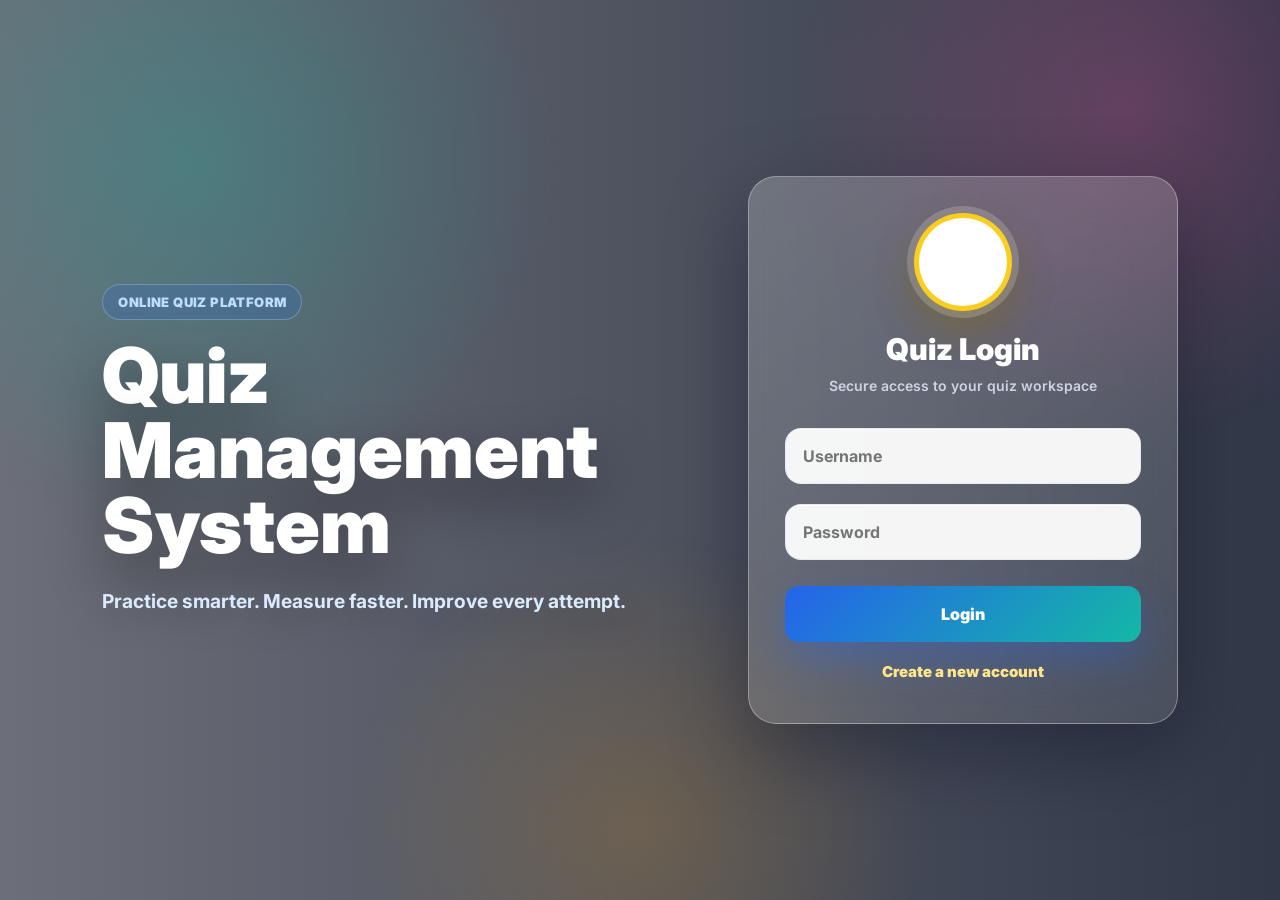
<file: index.html>
﻿<!DOCTYPE html>
<html lang="en">
<head>
  <meta charset="UTF-8">
  <meta name="viewport" content="width=device-width, initial-scale=1.0">
  <title>Login | Quiz Management System</title>
  <link rel="stylesheet" href="style.css">
</head>
<body class="auth-body">
  <section class="auth-hero">
    <span class="hero-kicker">Online Quiz Platform</span>
    <h1>Quiz Management System</h1>
    <p>Practice smarter. Measure faster. Improve every attempt.</p>
  </section>
  <main class="auth-box">
    <h1>Quiz Login</h1>
    <input id="username" type="text" placeholder="Username" autocomplete="username">
    <input id="password" type="password" placeholder="Password" autocomplete="current-password">
    <button type="button" onclick="login()">Login</button>
    <p><a href="signup.html">Create a new account</a></p>
  </main>
  <script src="script.js"></script>
</body>
</html>
</file>
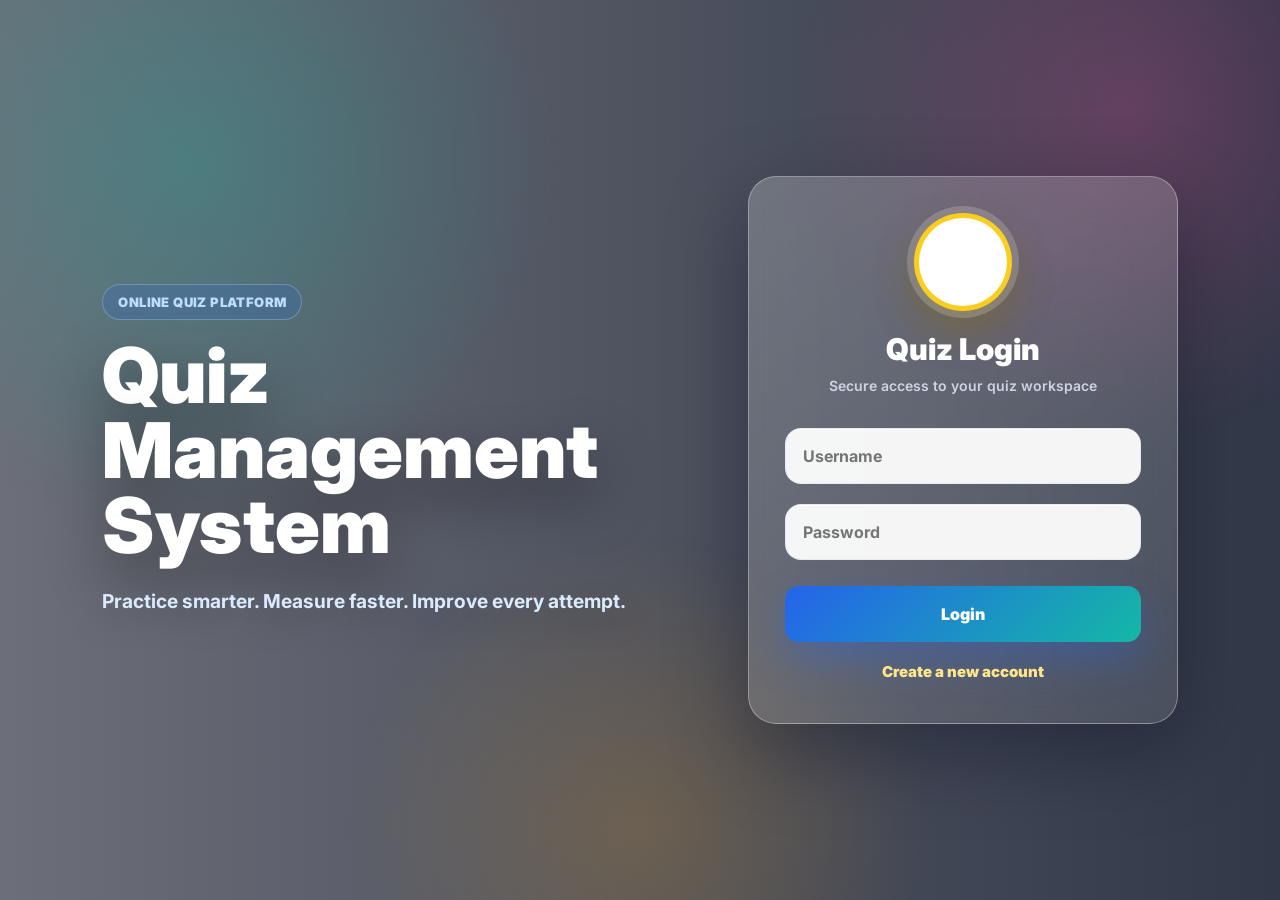
<file: allresults.html>
﻿<!DOCTYPE html>
<html lang="en">
<head>
  <meta charset="UTF-8">
  <meta name="viewport" content="width=device-width, initial-scale=1.0">
  <title>All Results | Quiz Management System</title>
  <link rel="stylesheet" href="style.css">
</head>
<body class="center-body all-results-page">
  <main class="panel wide">
    <h1>All Attempts</h1>
    <div id="allResults" class="results-list"></div>
    <button type="button" onclick="goBack()">Back</button>
  </main>
  <div id="reviewModal" class="review-modal">
    <div class="review-box">
      <div class="review-header">
        <h2 id="reviewTitle">Review Answers</h2>
        <button type="button" class="review-close" onclick="closeReview()">Close</button>
      </div>
      <div id="reviewContent" class="review-content"></div>
    </div>
  </div>
  <script src="script.js"></script>
</body>
</html>
</file>
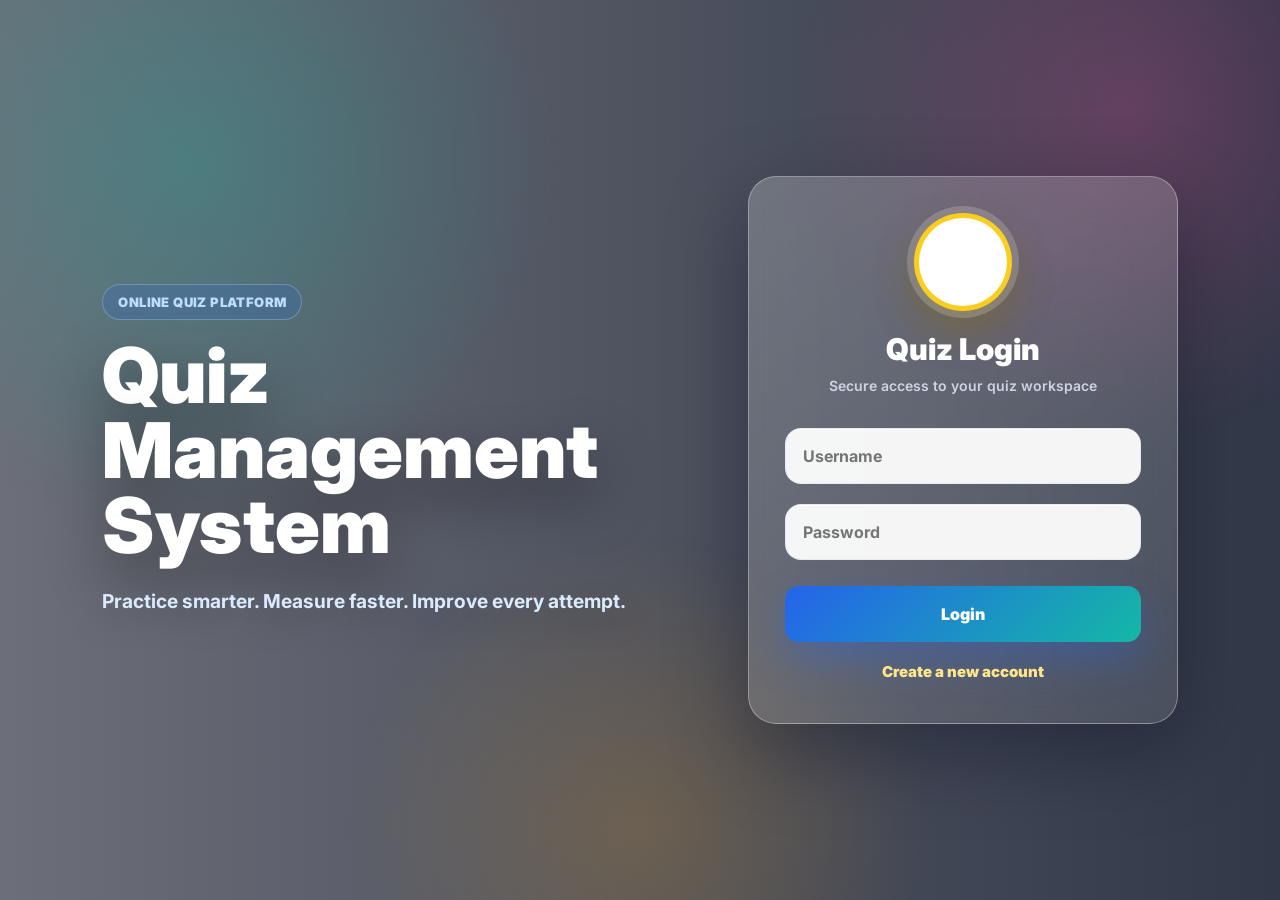
<file: dashboard.html>
<!DOCTYPE html>
<html lang="en">
<head>
  <meta charset="UTF-8">
  <meta name="viewport" content="width=device-width, initial-scale=1.0">
  <title>Dashboard | Quiz Management System</title>
  <link rel="stylesheet" href="style.css">
</head>
<body class="center-body dashboard-page">
  <main class="panel">
    <h1 id="welcome">Welcome</h1>
    <div class="button-stack">
      <button type="button" onclick="startQuiz()">Start Quiz</button>
      <button type="button" onclick="viewResult()">View Last Result</button>
      <button type="button" onclick="viewAllResults()">View All Results</button>
      <button type="button" class="danger" onclick="logout()">Logout</button>
    </div>
  </main>
  <script src="script.js"></script>
</body>
</html>
</file>
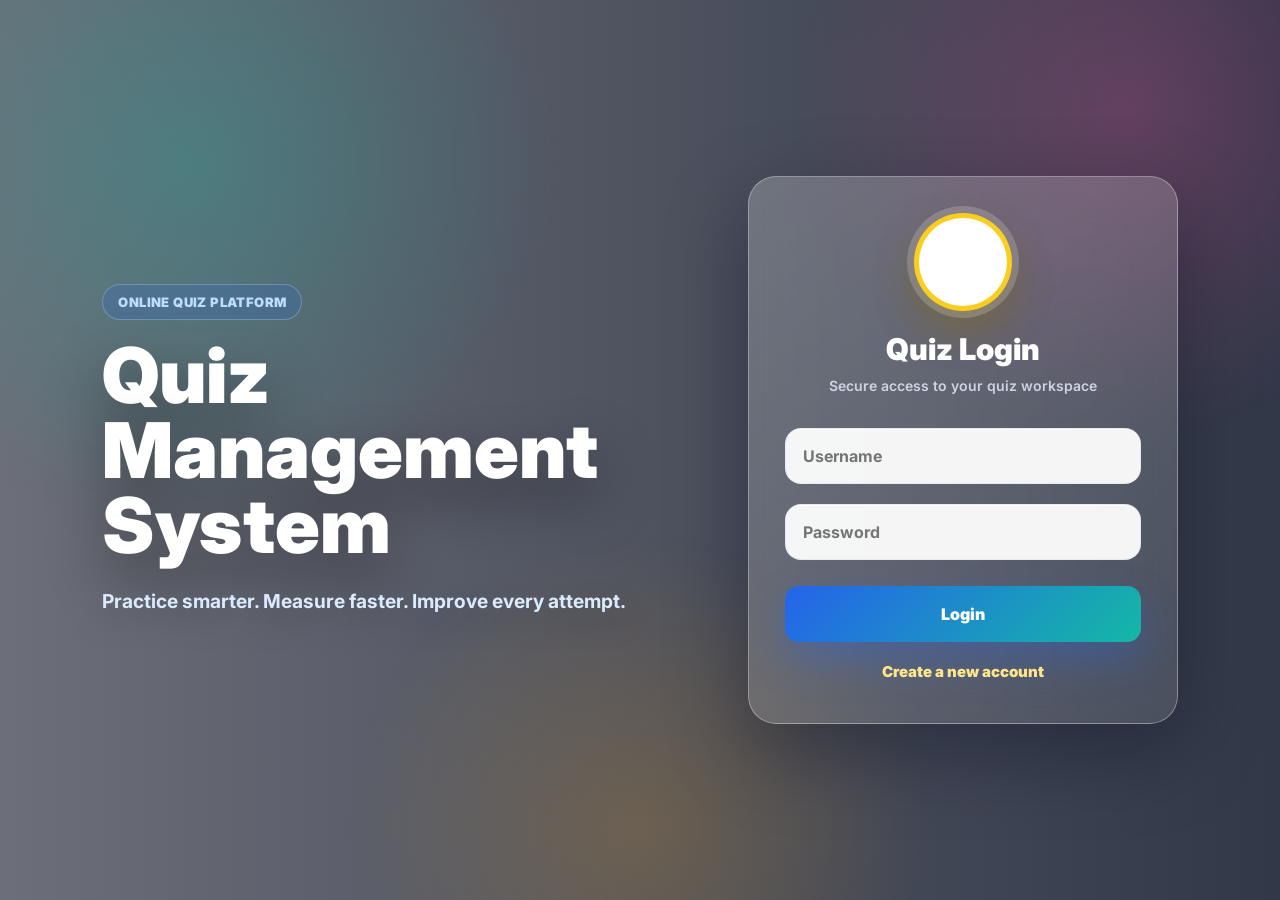
<file: quiz.html>
﻿<!DOCTYPE html>
<html lang="en">
<head>
  <meta charset="UTF-8">
  <meta name="viewport" content="width=device-width, initial-scale=1.0">
  <title>Quiz | Quiz Management System</title>
  <link rel="stylesheet" href="style.css">
</head>
<body class="quiz-body quiz-page">
  <aside class="sidebar">
    <h2>Questions</h2>
    <div id="navigator"></div>
  </aside>

  <header class="topbar">
    <div class="user-menu" id="userMenu">
      <button type="button" class="user-menu-btn" onclick="toggleUserMenu(event)" aria-expanded="false">
        <img class="user-avatar-img" src="https://cdn-icons-png.flaticon.com/512/149/149071.png" alt="User">
        <span id="userName"></span>
        <img class="select-arrow-img" src="https://cdn-icons-png.flaticon.com/512/2985/2985150.png" alt="Open">
      </button>
      <div class="user-dropdown">
        <div class="dropdown-user">
          <img class="user-avatar-img large" src="https://cdn-icons-png.flaticon.com/512/149/149071.png" alt="User">
          <div>
            <strong id="dropdownUserName"></strong>
            <small>Quiz participant</small>
          </div>
        </div>
        <button type="button" class="dropdown-logout" onclick="logout(); return false;">Logout</button>
      </div>
    </div>
  </header>

  <main class="quiz-area">
    <section class="quiz-card">
      <p id="timer">Time Left: 05:00</p>
      <h3 id="qno"></h3>
      <h1 id="question"></h1>
      <div id="options"></div>
      <div class="button-row">
        <button type="button" class="secondary" onclick="prevQ()">Previous</button>
        <button type="button" id="nextBtn" onclick="nextQ()">Next</button>
      </div>
    </section>
  </main>

  <script src="script.js"></script>
</body>
</html>
</file>
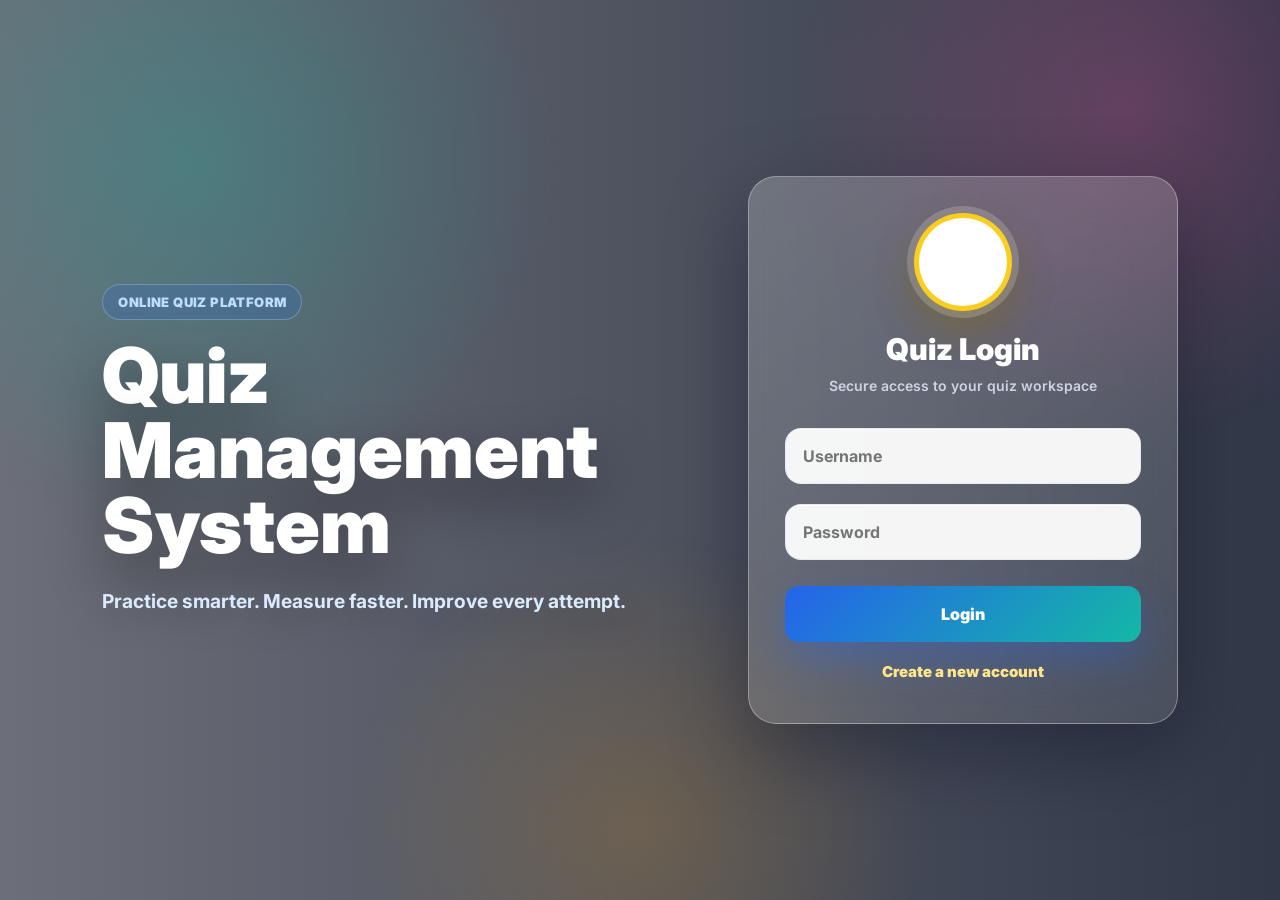
<file: result.html>
<!DOCTYPE html>
<html lang="en">
<head>
  <meta charset="UTF-8">
  <meta name="viewport" content="width=device-width, initial-scale=1.0">
  <title>Result | Quiz Management System</title>
  <link rel="stylesheet" href="style.css">
</head>
<body class="center-body result-page">
  <main class="panel">
    <h1>Your Result</h1>
    <h2 id="meta"></h2>
    <p id="score" class="big-text"></p>
    <p id="percent" class="big-text"></p>
    <button type="button" onclick="goBack()">Back to Dashboard</button>
  </main>
  <script src="script.js"></script>
</body>
</html>
</file>
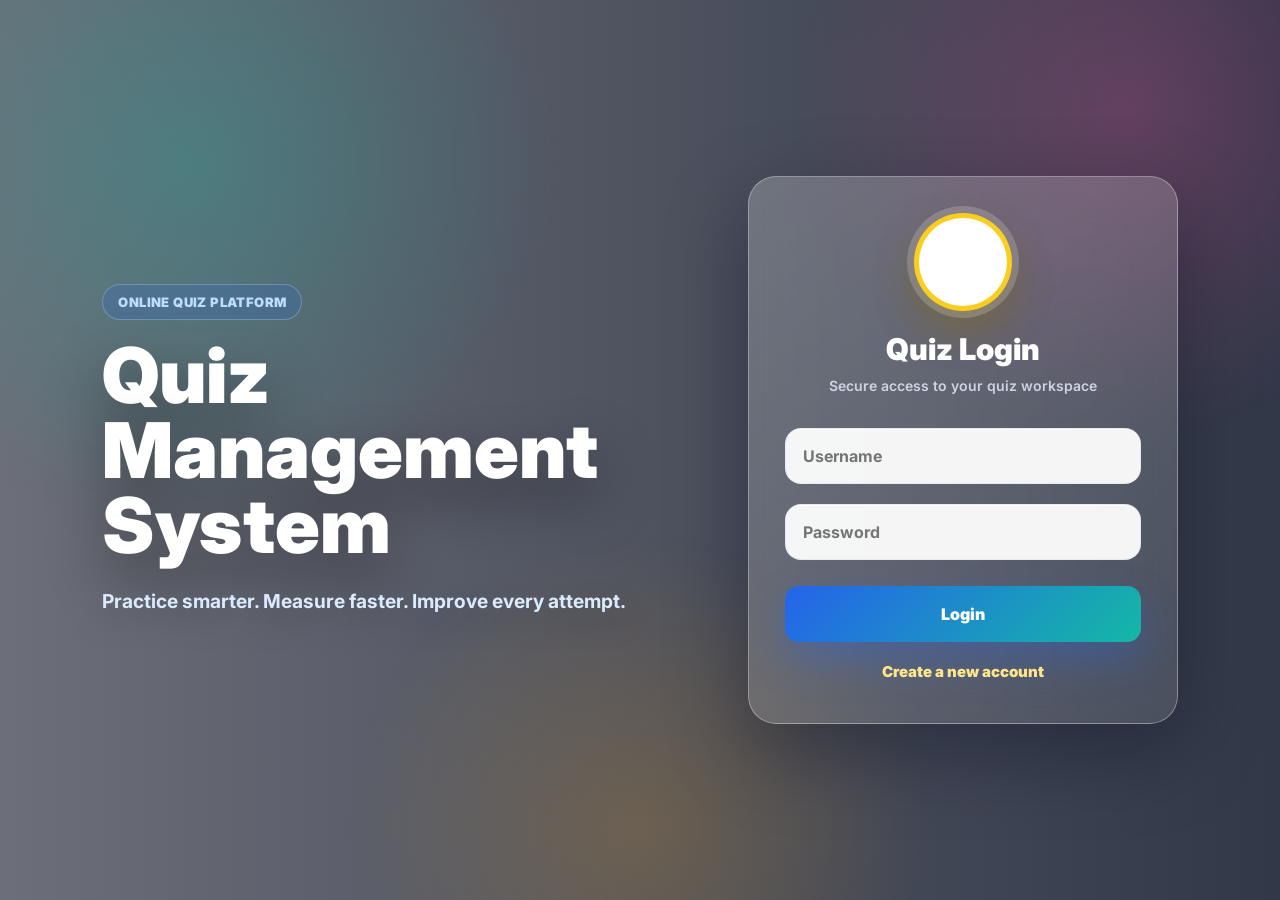
<file: select.html>
﻿<!DOCTYPE html>
<html lang="en">
<head>
  <meta charset="UTF-8">
  <meta name="viewport" content="width=device-width, initial-scale=1.0">
  <title>Select Quiz | Quiz Management System</title>
  <link rel="stylesheet" href="style.css">
</head>
<body class="center-body select-page">
  <main class="panel">
    <h1>Select Quiz</h1>

    <select id="subject" class="native-select-hidden" aria-hidden="true" tabindex="-1">
      <option value="">Select Subject</option>
      <option value="html">HTML</option>
      <option value="css">CSS</option>
      <option value="js">JavaScript</option>
    </select>

    <div class="custom-select" data-target="subject">
      <button type="button" class="custom-select-btn" onclick="toggleCustomSelect(event, this)">
        <span class="select-label">Subject</span>
        <strong>Select Subject</strong>
        <img class="select-arrow-img" src="https://cdn-icons-png.flaticon.com/512/2985/2985150.png" alt="Open">
      </button>
      <div class="custom-select-menu">
        <button type="button" onclick="chooseCustomOption(this, 'subject', '', 'Select Subject')">Select Subject</button>
        <button type="button" onclick="chooseCustomOption(this, 'subject', 'html', 'HTML')">HTML</button>
        <button type="button" onclick="chooseCustomOption(this, 'subject', 'css', 'CSS')">CSS</button>
        <button type="button" onclick="chooseCustomOption(this, 'subject', 'js', 'JavaScript')">JavaScript</button>
      </div>
    </div>

    <select id="level" class="native-select-hidden" aria-hidden="true" tabindex="-1">
      <option value="">Select Level</option>
      <option value="low">Low</option>
      <option value="medium">Medium</option>
      <option value="high">High</option>
    </select>

    <div class="custom-select" data-target="level">
      <button type="button" class="custom-select-btn" onclick="toggleCustomSelect(event, this)">
        <span class="select-label">Difficulty</span>
        <strong>Select Level</strong>
        <img class="select-arrow-img" src="https://cdn-icons-png.flaticon.com/512/2985/2985150.png" alt="Open">
      </button>
      <div class="custom-select-menu">
        <button type="button" onclick="chooseCustomOption(this, 'level', '', 'Select Level')">Select Level</button>
        <button type="button" onclick="chooseCustomOption(this, 'level', 'low', 'Low')">Low</button>
        <button type="button" onclick="chooseCustomOption(this, 'level', 'medium', 'Medium')">Medium</button>
        <button type="button" onclick="chooseCustomOption(this, 'level', 'high', 'High')">High</button>
      </div>
    </div>

    <div class="button-row">
      <button type="button" onclick="startSelectedQuiz()">Start</button>
      <button type="button" class="secondary" onclick="goBack()">Back</button>
    </div>
  </main>
  <script src="script.js"></script>
</body>
</html>
</file>
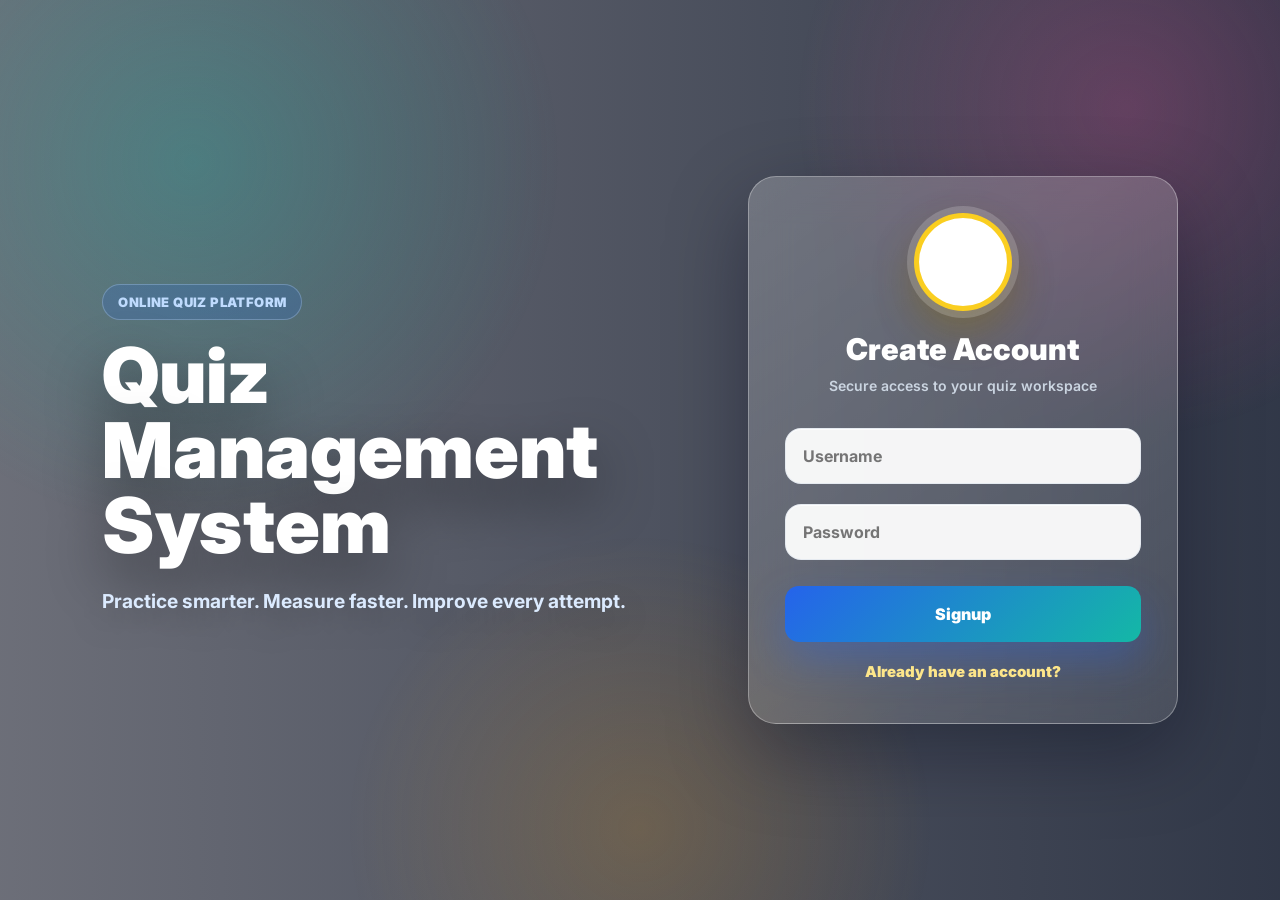
<file: signup.html>
﻿<!DOCTYPE html>
<html lang="en">
<head>
  <meta charset="UTF-8">
  <meta name="viewport" content="width=device-width, initial-scale=1.0">
  <title>Signup | Quiz Management System</title>
  <link rel="stylesheet" href="style.css">
</head>
<body class="auth-body">
  <section class="auth-hero">
    <span class="hero-kicker">Online Quiz Platform</span>
    <h1>Quiz Management System</h1>
    <p>Practice smarter. Measure faster. Improve every attempt.</p>
  </section>
  <main class="auth-box">
    <h1>Create Account</h1>
    <input id="username" type="text" placeholder="Username" autocomplete="username">
    <input id="password" type="password" placeholder="Password" autocomplete="new-password">
    <button type="button" onclick="signup()">Signup</button>
    <p><a href="index.html">Already have an account?</a></p>
  </main>
  <script src="script.js"></script>
</body>
</html>
</file>
<file: style.css>
﻿@import url("https://fonts.googleapis.com/css2?family=Inter:wght@400;500;600;700;800;900&display=swap");

:root {
  --ink: #0f172a;
  --muted: #64748b;
  --line: rgba(148, 163, 184, 0.28);
  --glass: rgba(255, 255, 255, 0.16);
  --glass-strong: rgba(255, 255, 255, 0.9);
  --blue: #2563eb;
  --blue-dark: #1e3a8a;
  --teal: #14b8a6;
  --pink: #ec4899;
  --gold: #f59e0b;
  --green: #16a34a;
  --red: #dc2626;
  --shadow: 0 28px 80px rgba(2, 6, 23, 0.34);
}

* {
  box-sizing: border-box;
  margin: 0;
  padding: 0;
}

html {
  scroll-behavior: smooth;
}

body {
  min-height: 100vh;
  font-family: "Inter", Arial, sans-serif;
  color: var(--ink);
  background: #08111f;
}

button,
input,
select {
  font: inherit;
}

button {
  border: 0;
  border-radius: 14px;
  padding: 13px 18px;
  color: #ffffff;
  font-weight: 900;
  cursor: pointer;
  background: linear-gradient(135deg, var(--pink), #d946ef);
  box-shadow: 0 14px 28px rgba(236, 72, 153, 0.28);
  transition: transform 0.22s ease, box-shadow 0.22s ease, filter 0.22s ease;
}

button:hover {
  transform: translateY(-2px);
  filter: brightness(1.04);
  box-shadow: 0 18px 36px rgba(236, 72, 153, 0.34);
}

button:active {
  transform: translateY(0);
}

button.secondary {
  background: linear-gradient(135deg, #475569, #334155);
  box-shadow: 0 14px 28px rgba(15, 23, 42, 0.22);
}

button.danger,
button.small.danger,
.topbar .danger {
  background: linear-gradient(135deg, #ff4d5e, #dc2626);
  box-shadow: 0 16px 34px rgba(220, 38, 38, 0.32);
}

button.small {
  min-width: 108px;
  min-height: 44px;
  padding: 10px 16px;
  border-radius: 999px;
}

input,
select {
  width: 100%;
  min-height: 54px;
  margin: 10px 0;
  padding: 0 16px;
  border: 1px solid rgba(226, 232, 240, 0.82);
  border-radius: 14px;
  outline: none;
  color: var(--ink);
  background: rgba(255, 255, 255, 0.94);
  box-shadow: inset 0 1px 0 rgba(255, 255, 255, 0.8);
}

input:focus,
select:focus {
  border-color: rgba(20, 184, 166, 0.9);
  box-shadow: 0 0 0 5px rgba(20, 184, 166, 0.18);
}

a {
  color: #fde68a;
  font-weight: 900;
  text-decoration: none;
}

a:hover {
  text-decoration: underline;
}

.auth-body,
.center-body,
.quiz-body {
  position: relative;
  overflow-x: hidden;
}

.auth-body::selection,
.center-body::selection,
.quiz-body::selection {
  color: #ffffff;
  background: var(--pink);
}

.auth-body::before,
.center-body::before,
.quiz-body::before {
  content: "";
  position: fixed;
  inset: 0;
  pointer-events: none;
  background:
    radial-gradient(circle at 15% 18%, rgba(20, 184, 166, 0.28), transparent 28%),
    radial-gradient(circle at 88% 12%, rgba(236, 72, 153, 0.24), transparent 24%),
    radial-gradient(circle at 50% 92%, rgba(245, 158, 11, 0.18), transparent 28%);
  z-index: 0;
}

/* Login and signup */
.auth-body {
  min-height: 100vh;
  display: flex;
  align-items: center;
  justify-content: flex-end;
  padding: 48px 8vw;
  background:
    linear-gradient(90deg, rgba(2, 6, 23, 0.58), rgba(15, 23, 42, 0.86)),
    url("https://images.unsplash.com/photo-1516321318423-f06f85e504b3?auto=format&fit=crop&w=1800&q=85");
  background-size: cover;
  background-position: center;
}

.auth-body::after {
  content: "Quiz Management System\A Practice smarter. Measure faster. Improve every attempt.";
  white-space: pre-line;
  position: fixed;
  left: 8vw;
  top: 34%;
  width: min(560px, 42vw);
  color: #ffffff;
  font-size: clamp(34px, 4.6vw, 70px);
  line-height: 1.03;
  font-weight: 900;
  letter-spacing: 0;
  text-shadow: 0 22px 55px rgba(0, 0, 0, 0.42);
  z-index: 1;
}

.auth-box {
  width: min(420px, 100%);
  padding: 42px 36px;
  border-radius: 28px;
  text-align: center;
  position: relative;
  z-index: 2;
  background: linear-gradient(145deg, rgba(255, 255, 255, 0.22), rgba(255, 255, 255, 0.1));
  border: 1px solid rgba(255, 255, 255, 0.32);
  box-shadow: var(--shadow);
  backdrop-filter: blur(22px);
  -webkit-backdrop-filter: blur(22px);
}

.auth-box::before {
  content: "Q";
  width: 78px;
  height: 78px;
  margin: -4px auto 20px;
  border-radius: 24px;
  display: flex;
  align-items: center;
  justify-content: center;
  color: #07111f;
  font-size: 40px;
  font-weight: 900;
  background: linear-gradient(135deg, #fde68a, #f59e0b 52%, #fb7185);
  box-shadow: 0 18px 38px rgba(245, 158, 11, 0.35);
}

.auth-box h1,
.auth-box h2 {
  color: #ffffff;
  font-size: 30px;
  font-weight: 900;
  margin-bottom: 8px;
}

.auth-box h1::after,
.auth-box h2::after {
  content: "Secure access to your quiz workspace";
  display: block;
  margin-top: 10px;
  margin-bottom: 24px;
  color: #cbd5e1;
  font-size: 14px;
  font-weight: 600;
}

.auth-box input {
  height: 56px;
  padding: 0 17px;
  border-radius: 16px;
  font-weight: 700;
}

.auth-box button {
  width: 100%;
  min-height: 56px;
  margin-top: 16px;
  background: linear-gradient(135deg, var(--blue), var(--teal));
  box-shadow: 0 18px 40px rgba(37, 99, 235, 0.32);
}

.auth-box p {
  margin-top: 20px;
  color: #e2e8f0;
  font-size: 15px;
}

/* Shared center pages */
.center-body {
  min-height: 100vh;
  display: flex;
  align-items: center;
  justify-content: center;
  padding: 28px;
  background-size: cover;
  background-position: center;
}

.dashboard-page {
  background:
    linear-gradient(135deg, rgba(2, 6, 23, 0.74), rgba(30, 64, 175, 0.58)),
    url("https://images.unsplash.com/photo-1434030216411-0b793f4b4173?auto=format&fit=crop&w=1800&q=85");
}

.select-page {
  background:
    linear-gradient(135deg, rgba(2, 6, 23, 0.72), rgba(20, 184, 166, 0.42)),
    url("https://images.unsplash.com/photo-1454165804606-c3d57bc86b40?auto=format&fit=crop&w=1800&q=85");
}

.result-page {
  background:
    linear-gradient(135deg, rgba(2, 6, 23, 0.76), rgba(124, 58, 237, 0.42)),
    url("https://images.unsplash.com/photo-1460925895917-afdab827c52f?auto=format&fit=crop&w=1800&q=85");
}

.all-results-page {
  background:
    linear-gradient(135deg, rgba(2, 6, 23, 0.78), rgba(14, 116, 144, 0.48)),
    url("https://images.unsplash.com/photo-1551288049-bebda4e38f71?auto=format&fit=crop&w=1800&q=85");
}

.panel {
  width: min(460px, 100%);
  padding: 42px;
  border-radius: 30px;
  text-align: center;
  position: relative;
  z-index: 1;
  overflow: hidden;
  background: linear-gradient(145deg, rgba(255, 255, 255, 0.2), rgba(255, 255, 255, 0.1));
  border: 1px solid rgba(255, 255, 255, 0.28);
  box-shadow: var(--shadow);
  backdrop-filter: blur(24px);
  -webkit-backdrop-filter: blur(24px);
}

.panel::before {
  content: "";
  position: absolute;
  inset: 0 0 auto 0;
  height: 7px;
  background: linear-gradient(90deg, #facc15, #fb7185, #8b5cf6, #14b8a6);
}

.panel::after {
  content: "";
  position: absolute;
  right: -52px;
  top: -52px;
  width: 150px;
  height: 150px;
  border-radius: 50%;
  background: rgba(255, 255, 255, 0.08);
  border: 1px solid rgba(255, 255, 255, 0.18);
}

.panel.wide {
  width: min(980px, 100%);
}

.panel h1 {
  position: relative;
  z-index: 1;
  margin-bottom: 28px;
  color: #ffffff;
  font-size: clamp(30px, 4vw, 46px);
  font-weight: 900;
  letter-spacing: 0;
  text-shadow: 0 12px 34px rgba(0, 0, 0, 0.36);
}

.panel h2,
#meta {
  color: #dbeafe;
  margin-bottom: 16px;
}

.button-stack {
  display: grid;
  gap: 15px;
  position: relative;
  z-index: 1;
}

.button-stack button,
.panel .button-row button,
.panel > button {
  min-height: 54px;
  border-radius: 16px;
}

.dashboard-page .panel h1::before {
  content: "Dashboard";
  display: block;
  width: max-content;
  margin: 0 auto 13px;
  padding: 8px 14px;
  border-radius: 999px;
  color: #bfdbfe;
  background: rgba(37, 99, 235, 0.18);
  border: 1px solid rgba(191, 219, 254, 0.28);
  font-size: 13px;
  font-weight: 900;
  text-transform: uppercase;
}

.button-row {
  display: flex;
  gap: 14px;
  justify-content: center;
  margin-top: 22px;
  position: relative;
  z-index: 1;
}

.button-row button {
  flex: 1;
}

/* Select page */
.select-page .panel {
  width: min(620px, 100%);
  padding: 56px 50px 46px;
}

.select-page .panel h1 {
  margin-bottom: 10px;
}

.select-page .panel h1::after {
  content: "Choose your topic and difficulty";
  display: block;
  margin: 12px auto 34px;
  color: #dbeafe;
  font-size: 15px;
  font-weight: 700;
  text-shadow: none;
}

.select-page select {
  height: 64px;
  margin: 13px 0;
  padding: 0 58px 0 20px;
  border: 2px solid rgba(255, 255, 255, 0.72);
  border-radius: 18px;
  background:
    linear-gradient(135deg, #ffffff, #eef6ff),
    url("data:image/svg+xml,%3Csvg xmlns='http://www.w3.org/2000/svg' width='18' height='18' viewBox='0 0 24 24' fill='none' stroke='%230f172a' stroke-width='3' stroke-linecap='round' stroke-linejoin='round'%3E%3Cpath d='m6 9 6 6 6-6'/%3E%3C/svg%3E");
  background-repeat: no-repeat;
  background-position: right 20px center;
  color: var(--ink);
  font-size: 18px;
  font-weight: 900;
  appearance: none;
  -webkit-appearance: none;
  box-shadow: 0 16px 34px rgba(2, 6, 23, 0.24);
}

.select-page select:hover {
  border-color: #facc15;
}

.select-page option {
  color: var(--ink);
  background: #ffffff;
  font-size: 17px;
  font-weight: 700;
}

.select-page .button-row {
  margin-top: 28px;
}

/* Result and attempt cards */
.big-text {
  color: #ffffff;
  font-size: 23px;
  font-weight: 900;
  margin: 12px 0;
}

.pass {
  color: #bbf7d0;
}

.fail {
  color: #fecaca;
}

.results-list {
  display: grid;
  gap: 15px;
  max-height: 520px;
  overflow: auto;
  margin-bottom: 24px;
  padding: 4px 8px 4px 0;
  position: relative;
  z-index: 1;
}

.results-list::-webkit-scrollbar,
.review-content::-webkit-scrollbar {
  width: 10px;
}

.results-list::-webkit-scrollbar-thumb,
.review-content::-webkit-scrollbar-thumb {
  border-radius: 999px;
  background: rgba(148, 163, 184, 0.76);
}

.result-item {
  display: grid;
  grid-template-columns: 1fr auto;
  align-items: center;
  gap: 16px;
  padding: 18px 20px;
  border-radius: 20px;
  text-align: left;
  background: rgba(255, 255, 255, 0.94);
  border: 1px solid rgba(226, 232, 240, 0.92);
  border-left: 6px solid var(--teal);
  box-shadow: 0 14px 34px rgba(2, 6, 23, 0.18);
}

.result-main {
  display: grid;
  gap: 6px;
}

.result-item strong {
  color: var(--ink);
  font-size: 18px;
}

.result-item span,
.result-item small {
  color: #475569;
  font-weight: 600;
}

.review-btn {
  min-width: 156px;
  padding: 12px 16px;
  border-radius: 999px;
  background: linear-gradient(135deg, var(--blue), var(--teal));
  box-shadow: 0 14px 28px rgba(37, 99, 235, 0.22);
  white-space: nowrap;
}

/* Quiz page */
.quiz-body {
  min-height: 100vh;
  display: grid;
  grid-template-columns: 310px 1fr;
  grid-template-rows: 92px 1fr;
  background:
    linear-gradient(135deg, rgba(2, 6, 23, 0.76), rgba(15, 23, 42, 0.42)),
    url("https://images.unsplash.com/photo-1606326608606-aa0b62935f2b?auto=format&fit=crop&w=1800&q=85");
  background-size: cover;
  background-position: center;
  background-attachment: fixed;
}

.sidebar {
  grid-row: 1 / 3;
  position: relative;
  z-index: 1;
  padding: 34px 24px;
  background: linear-gradient(180deg, rgba(255, 255, 255, 0.98), rgba(241, 245, 249, 0.94));
  border-right: 1px solid rgba(148, 163, 184, 0.32);
  box-shadow: 18px 0 50px rgba(2, 6, 23, 0.2);
}

.sidebar h2 {
  margin-bottom: 28px;
  color: var(--ink);
  text-align: center;
  font-size: 33px;
  font-weight: 900;
}

.sidebar h2::after {
  content: "Track your progress";
  display: block;
  margin-top: 8px;
  color: #64748b;
  font-size: 14px;
  font-weight: 800;
}

#navigator {
  display: grid;
  grid-template-columns: repeat(5, 1fr);
  gap: 14px;
}

#navigator button {
  width: 100%;
  aspect-ratio: 1;
  padding: 0;
  border-radius: 17px;
  color: var(--ink);
  background: #eaf1fb;
  font-size: 21px;
  font-weight: 900;
  box-shadow: inset 0 -2px 0 rgba(15, 23, 42, 0.08), 0 12px 22px rgba(15, 23, 42, 0.08);
}

#navigator button:hover {
  color: var(--blue);
  background: #dbeafe;
}

#navigator button.active {
  color: #ffffff;
  background: linear-gradient(135deg, #fb923c, var(--gold));
  box-shadow: 0 14px 28px rgba(245, 158, 11, 0.34);
}

#navigator button.answered {
  color: #ffffff;
  background: linear-gradient(135deg, #22c55e, var(--green));
  box-shadow: 0 14px 28px rgba(22, 163, 74, 0.26);
}

#navigator button.active.answered {
  background: linear-gradient(135deg, #fb923c, var(--gold));
}

.topbar {
  grid-column: 2;
  position: relative;
  z-index: 1;
  display: flex;
  align-items: center;
  justify-content: flex-end;
  gap: 20px;
  padding: 0 44px;
  background: rgba(255, 255, 255, 0.95);
  border-bottom: 1px solid rgba(148, 163, 184, 0.28);
  box-shadow: 0 12px 36px rgba(2, 6, 23, 0.14);
  backdrop-filter: blur(16px);
}

#userName {
  color: var(--ink);
  font-size: 20px;
  font-weight: 900;
  text-transform: capitalize;
  padding: 12px 18px;
  border-radius: 999px;
  background: #f8fafc;
  border: 1px solid #e2e8f0;
}

.quiz-area {
  grid-column: 2;
  position: relative;
  z-index: 1;
  display: flex;
  align-items: center;
  justify-content: center;
  padding: 44px;
}

.quiz-card {
  width: min(860px, 100%);
  padding: 42px 46px;
  border-radius: 30px;
  background: linear-gradient(145deg, rgba(255, 255, 255, 0.18), rgba(255, 255, 255, 0.09));
  border: 1px solid rgba(255, 255, 255, 0.26);
  box-shadow: var(--shadow);
  backdrop-filter: blur(24px);
  -webkit-backdrop-filter: blur(24px);
}

#timer,
#qno,
#question {
  color: #ffffff;
  text-align: center;
  text-shadow: 0 12px 30px rgba(0, 0, 0, 0.34);
}

#timer {
  width: max-content;
  min-width: 180px;
  margin: 0 auto 20px;
  padding: 12px 18px;
  border-radius: 999px;
  color: #dbeafe;
  background: rgba(15, 23, 42, 0.58);
  border: 1px solid rgba(255, 255, 255, 0.12);
  font-size: 17px;
  font-weight: 900;
}

#timer.warning {
  color: #fecaca;
  background: rgba(127, 29, 29, 0.54);
}

#qno {
  color: #bfdbfe;
  font-size: 18px;
  margin-bottom: 10px;
  font-weight: 900;
}

#question {
  margin: 10px 0 28px;
  font-size: clamp(28px, 3.2vw, 42px);
  line-height: 1.22;
  font-weight: 900;
}

.option {
  display: flex;
  align-items: center;
  gap: 16px;
  min-height: 72px;
  margin: 14px 0;
  padding: 17px 22px;
  border-radius: 20px;
  border: 2px solid transparent;
  background: rgba(255, 255, 255, 0.97);
  cursor: pointer;
  transition: transform 0.2s ease, border-color 0.2s ease, background 0.2s ease;
  box-shadow: 0 16px 32px rgba(2, 6, 23, 0.16);
}

.option:hover {
  transform: translateX(5px);
  border-color: #facc15;
}

.option input {
  width: auto;
  min-height: auto;
  margin: 0;
  accent-color: var(--green);
}

.option:has(input:checked) {
  border-color: var(--green);
  background: #dcfce7;
}

.letter {
  min-width: 36px;
  color: var(--blue);
  font-size: 21px;
  font-weight: 900;
}

.quiz-card .button-row {
  margin-top: 26px;
}

.quiz-card .button-row button {
  height: 58px;
  border-radius: 18px;
  font-size: 18px;
}

/* Review modal */
.review-modal {
  position: fixed !important;
  inset: 0 !important;
  width: 100vw;
  height: 100vh;
  display: none;
  align-items: center;
  justify-content: center;
  padding: 24px;
  background: rgba(2, 6, 23, 0.78);
  backdrop-filter: blur(12px);
  z-index: 9999;
  overflow: hidden;
}

.review-modal.show {
  display: flex !important;
}

.review-box {
  width: min(1020px, calc(100vw - 48px));
  height: min(88vh, 840px);
  display: flex;
  flex-direction: column;
  overflow: hidden;
  border-radius: 30px;
  background: #ffffff;
  border: 1px solid rgba(255, 255, 255, 0.48);
  box-shadow: 0 34px 92px rgba(0, 0, 0, 0.42);
}

.review-header {
  flex: 0 0 auto;
  display: flex;
  align-items: center;
  justify-content: space-between;
  gap: 18px;
  padding: 24px 30px;
  background: linear-gradient(135deg, #0f172a, #1d4ed8 70%, #14b8a6);
}

.review-header h2 {
  margin: 0;
  color: #ffffff;
  font-size: 26px;
  font-weight: 900;
}

.review-close {
  min-width: 112px;
  border-radius: 999px;
  background: linear-gradient(135deg, #fb7185, var(--red));
}

.review-content {
  flex: 1 1 auto;
  display: grid;
  gap: 18px;
  min-height: 0;
  overflow-y: auto;
  padding: 24px;
  background: #f8fafc;
}

.review-question {
  padding: 22px;
  border-radius: 22px;
  text-align: left;
  background: #ffffff;
  border: 1px solid #e2e8f0;
  box-shadow: 0 12px 30px rgba(15, 23, 42, 0.08);
}

.review-question.skipped {
  border: 2px solid #ef4444;
  background: #fff7f7;
  box-shadow: 0 14px 34px rgba(220, 38, 38, 0.13);
}

.review-question-title {
  display: flex;
  align-items: center;
  justify-content: space-between;
  gap: 14px;
  padding-bottom: 14px;
  margin-bottom: 16px;
  border-bottom: 1px solid #e2e8f0;
}

.review-question-title h3,
.review-question h3 {
  margin: 0;
  color: var(--ink);
  font-size: 20px;
  line-height: 1.35;
  font-weight: 900;
}

.skipped-badge,
.review-option small {
  display: inline-flex;
  align-items: center;
  justify-content: center;
  min-width: 116px;
  padding: 8px 13px;
  border-radius: 999px;
  font-size: 12px;
  line-height: 1;
  font-weight: 900;
  letter-spacing: 0.2px;
  text-transform: uppercase;
  white-space: nowrap;
}

.skipped-badge {
  color: #991b1b;
  background: #fee2e2;
  border: 1px solid #fca5a5;
}

.review-options {
  display: grid;
  gap: 11px;
}

.review-option {
  display: grid;
  grid-template-columns: 40px 1fr auto;
  align-items: center;
  gap: 12px;
  min-height: 62px;
  padding: 13px 16px;
  border-radius: 16px;
  color: var(--ink);
  background: #ffffff;
  border: 2px solid #e2e8f0;
}

.review-letter {
  width: 34px;
  height: 34px;
  display: inline-flex;
  align-items: center;
  justify-content: center;
  border-radius: 999px;
  color: var(--ink);
  background: #e8eef6;
  font-weight: 900;
}

.review-option-text {
  color: var(--ink);
  font-size: 16px;
  font-weight: 800;
  word-break: break-word;
}

.review-option.correct {
  border-color: var(--green);
  background: #dcfce7;
  box-shadow: 0 12px 26px rgba(22, 163, 74, 0.12);
}

.review-option.correct .review-letter {
  color: #ffffff;
  background: var(--green);
}

.review-option.correct small {
  color: #166534;
  background: rgba(22, 163, 74, 0.14);
  border: 1px solid rgba(22, 163, 74, 0.35);
}

.review-option.wrong {
  border-color: var(--red);
  background: #fee2e2;
  box-shadow: 0 12px 26px rgba(220, 38, 38, 0.12);
}

.review-option.wrong .review-letter {
  color: #ffffff;
  background: var(--red);
}

.review-option.wrong small {
  color: #991b1b;
  background: rgba(220, 38, 38, 0.14);
  border: 1px solid rgba(220, 38, 38, 0.35);
}

.review-empty {
  padding: 24px;
  border-radius: 18px;
  color: #9a3412;
  background: #fff7ed;
  font-weight: 900;
  text-align: center;
}

/* Responsive */
@media (max-width: 980px) {
  .auth-body {
    justify-content: center;
    padding: 28px;
  }

  .auth-body::after {
    display: none;
  }

  .quiz-body {
    display: block;
    background-attachment: scroll;
  }

  .sidebar {
    width: 100%;
    padding: 22px;
  }

  #navigator {
    grid-template-columns: repeat(10, 1fr);
  }

  .topbar {
    justify-content: space-between;
    padding: 14px 20px;
  }

  .quiz-area {
    padding: 24px;
  }
}

@media (max-width: 760px) {
  .panel,
  .select-page .panel,
  .auth-box {
    padding: 32px 24px;
    border-radius: 24px;
  }

  .panel h1 {
    font-size: 30px;
  }

  .button-row {
    flex-direction: column;
  }

  #navigator {
    grid-template-columns: repeat(5, 1fr);
    gap: 10px;
  }

  .quiz-card {
    padding: 28px 20px;
    border-radius: 24px;
  }

  #question {
    font-size: 27px;
  }

  .option {
    min-height: 64px;
    padding: 14px 16px;
  }

  .result-item {
    grid-template-columns: 1fr;
  }

  .review-btn {
    width: 100%;
  }

  .review-modal {
    padding: 12px;
  }

  .review-box {
    width: calc(100vw - 24px);
    height: calc(100vh - 24px);
    border-radius: 22px;
  }

  .review-header {
    align-items: flex-start;
    flex-direction: column;
    padding: 20px;
  }

  .review-close {
    width: 100%;
  }

  .review-content {
    padding: 16px;
  }

  .review-question-title {
    align-items: flex-start;
    flex-direction: column;
  }

  .review-option {
    grid-template-columns: 36px 1fr;
    align-items: start;
  }

  .review-option small {
    grid-column: 1 / -1;
    width: max-content;
    margin-left: 48px;
  }
}

@media (max-width: 480px) {
  .center-body,
  .auth-body {
    padding: 16px;
  }

  .panel,
  .select-page .panel,
  .auth-box {
    padding: 28px 20px;
  }

  .select-page select {
    height: 58px;
    font-size: 16px;
  }

  #navigator button {
    border-radius: 14px;
    font-size: 18px;
  }

  #userName {
    font-size: 16px;
    padding: 9px 12px;
  }
}

/* Login / Signup Hero Refinement */
.auth-body {
  justify-content: space-between;
  gap: 56px;
  padding: 56px clamp(38px, 7vw, 120px);
}

.auth-body::after {
  content: "Quiz Management System\A Practice smarter. Measure faster. Improve every attempt.";
  white-space: pre-line;
  position: relative;
  left: auto;
  top: auto;
  width: min(650px, 52vw);
  flex: 1 1 auto;
  color: #ffffff;
  font-size: clamp(46px, 5vw, 76px);
  line-height: 1.06;
  font-weight: 900;
  letter-spacing: 0;
  text-shadow: 0 22px 55px rgba(0, 0, 0, 0.42);
  z-index: 1;
}

.auth-box {
  flex: 0 0 430px;
  margin-left: auto;
}

@media (max-width: 1100px) {
  .auth-body {
    justify-content: center;
    padding: 34px 22px;
  }

  .auth-body::after {
    display: none;
  }

  .auth-box {
    flex: 0 1 430px;
    margin-left: 0;
  }
}

@media (max-height: 760px) and (min-width: 1101px) {
  .auth-body::after {
    font-size: clamp(40px, 4.2vw, 62px);
    line-height: 1.04;
    width: min(560px, 48vw);
  }

  .auth-box {
    padding: 34px 34px;
  }
}

/* Auth Hero Position and Typography Fix */
.auth-body {
  justify-content: space-between;
  align-items: center;
  gap: clamp(40px, 7vw, 120px);
  padding: clamp(36px, 6vw, 88px) clamp(44px, 8vw, 132px);
}

.auth-body::after {
  content: none !important;
  display: none !important;
}

.auth-hero {
  position: relative;
  z-index: 2;
  width: min(720px, 54vw);
  color: #ffffff;
}

.hero-kicker {
  display: inline-flex;
  align-items: center;
  margin-bottom: 18px;
  padding: 9px 15px;
  border-radius: 999px;
  color: #bfdbfe;
  background: rgba(37, 99, 235, 0.18);
  border: 1px solid rgba(191, 219, 254, 0.3);
  font-size: 13px;
  font-weight: 900;
  letter-spacing: 0.4px;
  text-transform: uppercase;
}

.auth-hero h1 {
  max-width: 680px;
  color: #ffffff;
  font-size: clamp(56px, 6vw, 96px);
  line-height: 0.98;
  font-weight: 900;
  letter-spacing: 0;
  text-shadow: 0 24px 60px rgba(0, 0, 0, 0.45);
}

.auth-hero p {
  max-width: 560px;
  margin-top: 24px;
  color: #dbeafe;
  font-size: clamp(19px, 1.5vw, 25px);
  line-height: 1.5;
  font-weight: 700;
  text-shadow: 0 14px 35px rgba(0, 0, 0, 0.38);
}

.auth-box {
  flex: 0 0 min(430px, 100%);
  margin-left: 0;
  margin-right: 0;
}

@media (max-width: 1100px) {
  .auth-body {
    justify-content: center;
    padding: 28px;
  }

  .auth-hero {
    display: none;
  }
}

@media (max-height: 760px) and (min-width: 1101px) {
  .auth-hero h1 {
    font-size: clamp(48px, 5vw, 72px);
  }

  .auth-hero p {
    margin-top: 18px;
    font-size: 19px;
  }
}

/* Quiz Size and Profile Dropdown Refinement */
.quiz-body {
  grid-template-columns: 300px 1fr;
  grid-template-rows: 78px 1fr;
}

.topbar {
  padding: 0 46px;
  gap: 0;
}

.user-menu {
  position: relative;
  z-index: 20;
}

.user-menu-btn {
  display: inline-flex;
  align-items: center;
  gap: 11px;
  min-height: 50px;
  padding: 7px 12px 7px 8px;
  border-radius: 999px;
  color: var(--ink);
  background: #ffffff;
  border: 1px solid #e2e8f0;
  box-shadow: 0 12px 28px rgba(15, 23, 42, 0.12);
}

.user-menu-btn:hover {
  transform: translateY(-1px);
  box-shadow: 0 16px 34px rgba(15, 23, 42, 0.16);
}

.user-avatar {
  width: 36px;
  height: 36px;
  display: inline-flex;
  align-items: center;
  justify-content: center;
  border-radius: 50%;
  color: #ffffff;
  background: linear-gradient(135deg, var(--blue), var(--teal));
  font-size: 16px;
  font-weight: 900;
  box-shadow: 0 10px 22px rgba(37, 99, 235, 0.24);
}

.user-avatar.large {
  width: 44px;
  height: 44px;
  flex: 0 0 44px;
  font-size: 18px;
}

#userName {
  padding: 0;
  border: 0;
  background: transparent;
  font-size: 17px;
  line-height: 1;
}

.user-chevron {
  color: #64748b;
  font-size: 18px;
  line-height: 1;
  transition: transform 0.2s ease;
}

.user-menu.open .user-chevron {
  transform: rotate(180deg);
}

.user-dropdown {
  position: absolute;
  right: 0;
  top: calc(100% + 12px);
  width: 260px;
  padding: 12px;
  border-radius: 18px;
  background: rgba(255, 255, 255, 0.98);
  border: 1px solid #e2e8f0;
  box-shadow: 0 24px 60px rgba(2, 6, 23, 0.22);
  opacity: 0;
  visibility: hidden;
  transform: translateY(-8px);
  transition: 0.2s ease;
}

.user-menu.open .user-dropdown {
  opacity: 1;
  visibility: visible;
  transform: translateY(0);
}

.dropdown-user {
  display: flex;
  align-items: center;
  gap: 12px;
  padding: 10px;
  border-radius: 14px;
  background: #f8fafc;
  border: 1px solid #e2e8f0;
  text-align: left;
}

.dropdown-user strong {
  display: block;
  color: var(--ink);
  font-size: 16px;
  line-height: 1.2;
  text-transform: capitalize;
}

.dropdown-user small {
  color: #64748b;
  font-size: 12px;
  font-weight: 700;
}

.dropdown-logout {
  width: 100%;
  min-height: 46px;
  margin-top: 10px;
  border-radius: 14px;
  background: linear-gradient(135deg, #ff4d5e, #dc2626);
  box-shadow: 0 14px 28px rgba(220, 38, 38, 0.24);
}

.quiz-area {
  padding: 30px 38px;
}

.quiz-card {
  width: min(780px, 100%);
  padding: 30px 38px;
  border-radius: 26px;
}

#timer {
  min-width: 164px;
  margin-bottom: 14px;
  padding: 10px 16px;
  font-size: 16px;
}

#qno {
  font-size: 16px;
  margin-bottom: 7px;
}

#question {
  margin: 8px 0 22px;
  font-size: clamp(28px, 2.6vw, 38px);
}

.option {
  min-height: 62px;
  margin: 11px 0;
  padding: 14px 20px;
  border-radius: 17px;
}

.letter {
  min-width: 32px;
  font-size: 19px;
}

.quiz-card .button-row {
  margin-top: 20px;
}

.quiz-card .button-row button {
  height: 52px;
  border-radius: 16px;
  font-size: 16px;
}

@media (max-width: 980px) {
  .topbar {
    padding: 12px 18px;
  }

  .user-dropdown {
    right: 0;
    width: min(260px, calc(100vw - 36px));
  }
}

/* User Dropdown Layer and PNG Avatar Fix */
.topbar {
  z-index: 10000 !important;
  overflow: visible !important;
}

.user-menu {
  z-index: 10001 !important;
}

.user-dropdown {
  z-index: 10002 !important;
}

.quiz-area,
.quiz-card {
  z-index: 1 !important;
}

.user-avatar-img {
  width: 38px;
  height: 38px;
  display: inline-block;
  flex: 0 0 38px;
  border-radius: 50%;
  object-fit: cover;
  padding: 3px;
  background: linear-gradient(135deg, var(--blue), var(--teal));
  box-shadow: 0 10px 22px rgba(37, 99, 235, 0.24);
}

.user-avatar-img.large {
  width: 46px;
  height: 46px;
  flex-basis: 46px;
}

.dropdown-logout {
  position: relative;
  z-index: 10003;
  pointer-events: auto;
}

/* All Attempts Size Fix */
.all-results-page {
  align-items: center;
  padding: 24px;
  overflow: hidden;
}

.all-results-page .panel.wide {
  width: min(1120px, calc(100vw - 48px));
  height: min(86vh, 820px);
  display: grid;
  grid-template-rows: auto 1fr auto;
  padding: 34px 38px 24px;
  overflow: hidden;
}

.all-results-page .panel h1 {
  margin-bottom: 24px;
  font-size: clamp(34px, 3.4vw, 56px);
}

.all-results-page .results-list {
  max-height: none;
  min-height: 0;
  overflow-y: auto;
  gap: 14px;
  padding: 2px 14px 2px 2px;
  margin: 0;
}

.all-results-page .result-item {
  min-height: 126px;
  padding: 20px 24px;
  border-radius: 20px;
}

.all-results-page .result-item strong {
  font-size: 18px;
}

.all-results-page .result-item span {
  font-size: 16px;
}

.all-results-page .result-item small {
  font-size: 14px;
}

.all-results-page .review-btn {
  min-width: 190px;
  min-height: 54px;
  padding: 13px 18px;
  font-size: 15px;
}

.all-results-page .panel > button {
  width: 96px;
  min-height: 54px;
  margin: 22px auto 0;
  position: relative;
  z-index: 3;
}

@media (max-width: 760px) {
  .all-results-page {
    padding: 12px;
  }

  .all-results-page .panel.wide {
    width: calc(100vw - 24px);
    height: calc(100vh - 24px);
    padding: 28px 18px 18px;
  }

  .all-results-page .result-item {
    min-height: auto;
    padding: 18px;
  }

  .all-results-page .review-btn {
    min-width: 0;
    width: 100%;
  }
}
/* Select Page Final Scoped Fix */
body.select-page {
  overflow: hidden;
}

.select-page .panel {
  width: 520px;
  max-width: calc(100vw - 32px);
  min-height: 0;
  padding: 38px 40px 34px;
  border-radius: 24px;
  overflow: visible;
  border: 1px solid rgba(255, 255, 255, 0.3);
  background: linear-gradient(145deg, rgba(255, 255, 255, 0.18), rgba(255, 255, 255, 0.1));
}

.select-page .panel::before {
  content: "";
  display: block;
  position: absolute;
  top: 0;
  left: 0;
  right: 0;
  width: 100%;
  height: 6px;
  border-radius: 24px 24px 0 0;
  background: linear-gradient(90deg, #facc15, #fb7185, #8b5cf6, #14b8a6);
  pointer-events: none;
  z-index: 1;
}

.select-page .panel::after {
  display: none;
}

.select-page .panel > * {
  position: relative;
  z-index: 2;
}

.select-page .panel h1 {
  margin-bottom: 6px;
  font-size: 42px;
  line-height: 1.05;
}

.select-page .panel h1::after {
  margin: 8px auto 24px;
  font-size: 14px;
  line-height: 1.3;
}

.select-page .native-select-hidden {
  position: absolute;
  width: 1px;
  height: 1px;
  opacity: 0;
  pointer-events: none;
}

.select-page .custom-select {
  position: relative;
  margin: 12px 0;
  z-index: 10;
}

.select-page .custom-select.open {
  z-index: 999;
}

.select-page .custom-select-btn {
  width: 100%;
  height: 58px;
  display: grid;
  grid-template-columns: 1fr 38px;
  grid-template-rows: 16px 22px;
  align-items: center;
  column-gap: 12px;
  padding: 9px 14px 9px 18px;
  border-radius: 16px;
  color: var(--ink);
  text-align: left;
  background: linear-gradient(135deg, #ffffff, #eef6ff);
  border: 2px solid rgba(255, 255, 255, 0.78);
  box-shadow: 0 14px 28px rgba(2, 6, 23, 0.18);
}

.select-page .custom-select-btn:hover {
  transform: none;
  border-color: #facc15;
}

.select-page .select-label {
  grid-column: 1;
  color: #64748b;
  font-size: 10px;
  font-weight: 900;
  letter-spacing: 0.35px;
  text-transform: uppercase;
}

.select-page .custom-select-btn strong {
  grid-column: 1;
  color: var(--ink);
  font-size: 17px;
  line-height: 1.1;
  font-weight: 900;
}

.select-page .select-arrow,
.select-page .select-arrow-img {
  grid-column: 2;
  grid-row: 1 / 3;
  width: 22px;
  height: 22px;
  padding: 7px;
  box-sizing: content-box;
  border-radius: 50%;
  object-fit: contain;
  background: linear-gradient(135deg, var(--blue), var(--teal));
  box-shadow: 0 10px 20px rgba(37, 99, 235, 0.22);
  transition: transform 0.2s ease;
}

.select-page .select-arrow {
  display: none;
}

.select-page .custom-select.open .select-arrow-img {
  transform: rotate(180deg);
}

.select-page .custom-select-menu {
  position: absolute;
  left: 0;
  right: 0;
  top: calc(100% + 8px);
  display: grid;
  gap: 6px;
  height: auto;
  max-height: none;
  overflow: visible;
  padding: 8px;
  border-radius: 16px;
  background: #ffffff;
  border: 1px solid #e2e8f0;
  box-shadow: 0 24px 52px rgba(2, 6, 23, 0.24);
  opacity: 0;
  visibility: hidden;
  transform: translateY(-6px);
  transition: 0.18s ease;
  z-index: 1000;
}

.select-page .custom-select.open .custom-select-menu {
  opacity: 1;
  visibility: visible;
  transform: translateY(0);
}

.select-page .custom-select-menu button {
  height: 38px;
  min-height: 38px;
  display: flex;
  align-items: center;
  justify-content: flex-start;
  padding: 0 13px;
  border-radius: 11px;
  color: var(--ink);
  background: #f8fafc;
  box-shadow: none;
  font-size: 14px;
  font-weight: 800;
  text-align: left;
}

.select-page .custom-select-menu button:hover,
.select-page .custom-select-menu button.selected {
  color: #ffffff;
  background: linear-gradient(135deg, var(--blue), var(--teal));
  transform: none;
}

.select-page .button-row {
  margin-top: 20px;
  gap: 12px;
}

.select-page .button-row button {
  height: 48px;
  min-height: 48px;
  border-radius: 14px;
  font-size: 15px;
}

@media (max-width: 560px) {
  .select-page .panel {
    width: calc(100vw - 28px);
    padding: 32px 20px 26px;
  }

  .select-page .panel h1 {
    font-size: 34px;
  }
}

/* Select Page Remove Top Border and Soften Font */
.select-page .panel::before {
  content: none !important;
  display: none !important;
}

.select-page .custom-select-btn strong {
  font-weight: 700 !important;
  font-size: 16px !important;
}

.select-page .select-label {
  font-weight: 700 !important;
  font-size: 10px !important;
}

.select-page .custom-select-menu button {
  font-weight: 600 !important;
  font-size: 14px !important;
}

.select-page .button-row button {
  font-weight: 700 !important;
}

/* Auth User PNG Avatar */
.auth-box::before {
  content: "" !important;
  width: 86px;
  height: 86px;
  margin: -6px auto 20px;
  border-radius: 50%;
  background:
    linear-gradient(135deg, rgba(37, 99, 235, 0.95), rgba(20, 184, 166, 0.95)) padding-box,
    url("https://cdn-icons-png.flaticon.com/512/149/149071.png") center / 72px 72px no-repeat;
  background-blend-mode: normal;
  border: 4px solid rgba(255, 255, 255, 0.26);
  box-shadow: 0 18px 38px rgba(37, 99, 235, 0.28);
}

/* Auth Avatar Visibility Fix */
.auth-box::before {
  width: 88px !important;
  height: 88px !important;
  background:
    #ffffff url("https://cdn-icons-png.flaticon.com/512/149/149071.png") center / 76px 76px no-repeat !important;
  border: 5px solid rgba(250, 204, 21, 0.95) !important;
  box-shadow:
    0 0 0 7px rgba(255, 255, 255, 0.18),
    0 20px 42px rgba(250, 204, 21, 0.24),
    0 18px 44px rgba(0, 0, 0, 0.28) !important;
}

.select-arrow-img {
  width: 18px;          /* size control */
  height: 18px;
  object-fit: contain;
  margin-left: 8px;
}

/* button ko align karo */
.user-menu-btn {
  display: flex;
  align-items: center;
  gap: 8px;
}

/* IMPORTANT: image overflow fix */
.user-menu-btn img {
  max-width: 100%;
  height: auto;
}

.user-menu.open .select-arrow-img {
  transform: rotate(180deg);
  transition: 0.3s;
}
</file>
